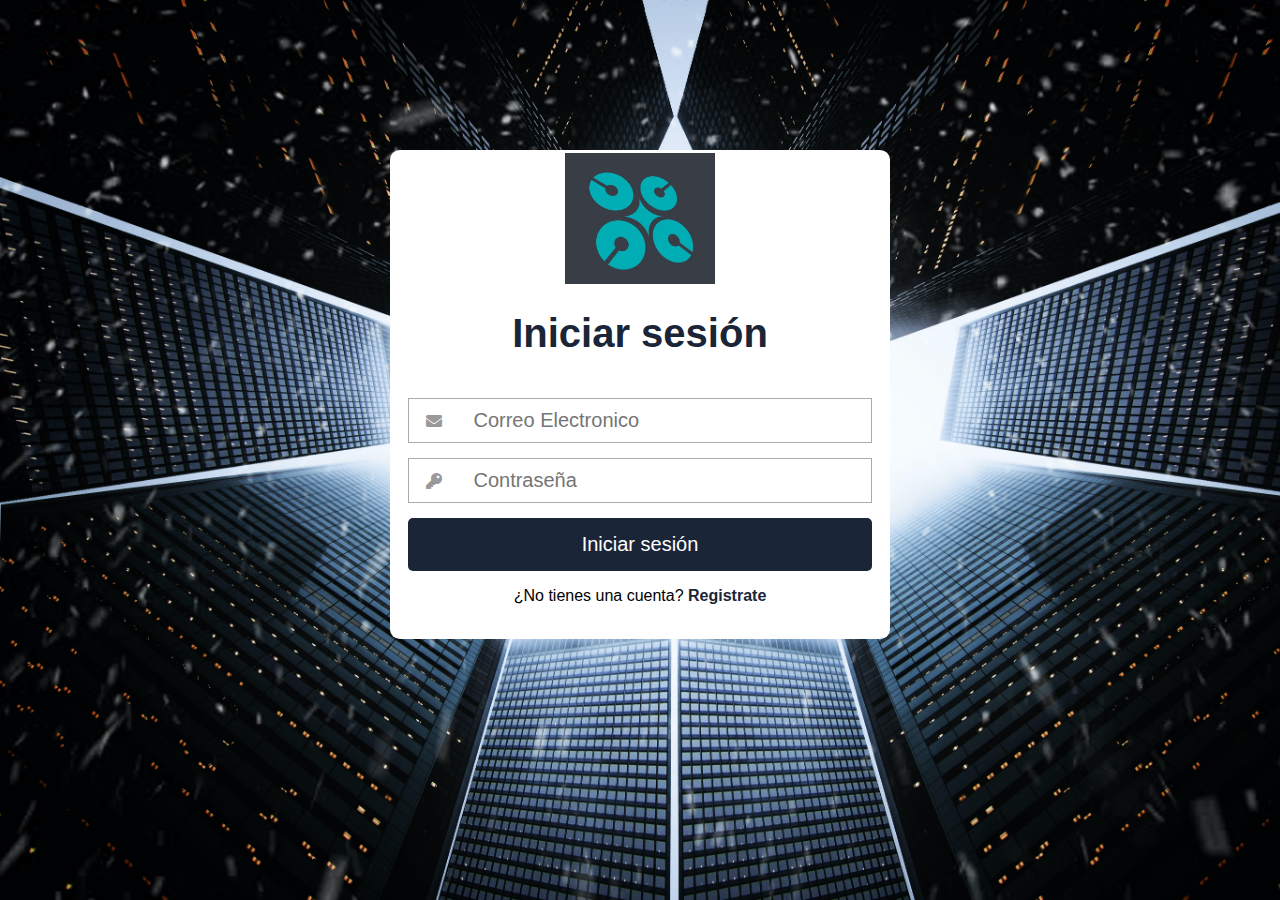
<file: proyectoweb/login-logout/loginvista.html>
<!DOCTYPE html>
<html lang="es">
<head>
	<meta charset="UTF-8">
	<title></title> 
	<meta name="viewport" content="width=device-width, user-scalable=yes, initial-scale=1.0, maximum-scale=3.0, minimum-scale=1.0">
 <link rel="stylesheet" href="https://use.fontawesome.com/releases/v5.6.3/css/all.css" >
	<link rel="stylesheet" href="estilos.css">
	

</head>  
<body>
    <form class="formulario">
        <a title="cerdo" href="../index.html"> <img src="../img/logo55 - copia.jpg" alt="Logo" class="nav-brand" alt="cerdo"></a>
    <h1>Iniciar sesión</h1>
    
     <div class="contenedor">
     
     
         
         <div class="input-contenedor">
         <i class="fas fa-envelope icon"></i>
         <input type="text" placeholder="Correo Electronico">
         
         </div>
         
         <div class="input-contenedor">
        <i class="fas fa-key icon"></i>
         <input type="password" placeholder="Contraseña">
         
         </div>
         <input type="submit" value="Iniciar sesión" class="button">
         <p>¿No tienes una cuenta? <a class="link" href="registrarvista.html">Registrate </a></p>
     </div>
    </form>
</body>
</html>
</file>
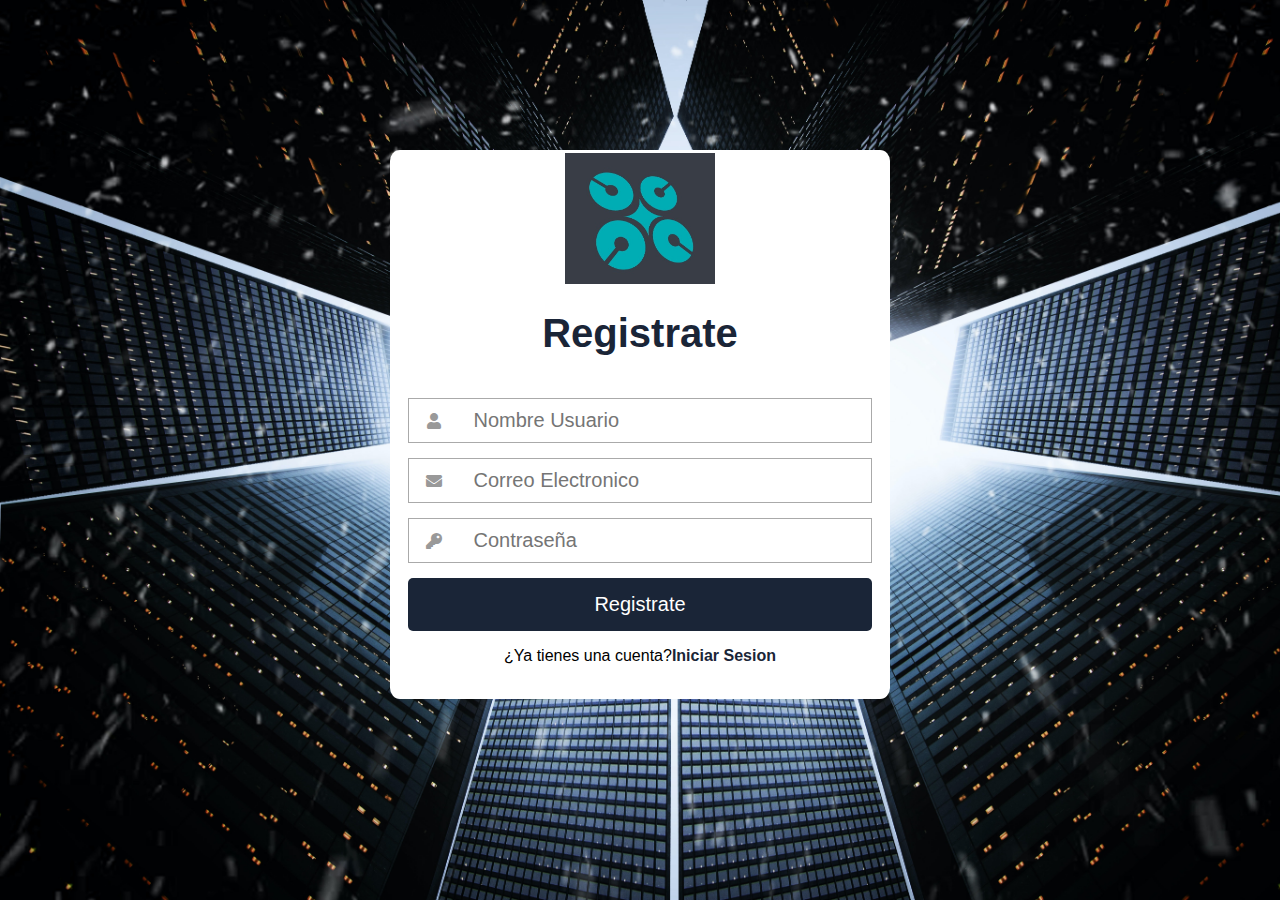
<file: proyectoweb/login-logout/registrarvista.html>
<!DOCTYPE html>
<html lang="es">
<head>
	<meta charset="UTF-8">
	<title></title> 
	<meta name="viewport" content="width=device-width, user-scalable=yes, initial-scale=1.0, maximum-scale=3.0, minimum-scale=1.0">
 <link rel="stylesheet" href="https://use.fontawesome.com/releases/v5.6.3/css/all.css" >
	<link rel="stylesheet" href="estilos.css">
	

</head>  
<body>
 <form class="formulario">
    <a title="cerdo" href="../index.html"> <img src="../img/logo55 - copia.jpg" alt="Logo" class="nav-brand" alt="cerdo"></a>
    <h1>Registrate</h1>
    
     <div class="contenedor">
     
     <div class="input-contenedor">
         <i class="fas fa-user icon"></i>
         <input type="text" placeholder="Nombre Usuario">
         
         </div>
         
         <div class="input-contenedor">
         <i class="fas fa-envelope icon"></i>
         <input type="text" placeholder="Correo Electronico">
         
         </div>
         
         <div class="input-contenedor">
        <i class="fas fa-key icon"></i>
         <input type="password" placeholder="Contraseña">
         
         </div>
         <input type="submit" value="Registrate" class="button">
         <p>¿Ya tienes una cuenta?<a class="link" href="loginvista.html">Iniciar Sesion</a></p>
     </div>
    </form>
</body>
</html>
</file>
<file: proyectoweb/login-logout/estilos.css>
body {
    font-family: Arial, Helvetica, sans-serif;
    margin: 0;
   background: url(../img/pexels-andre-furtado-370717.jpg);
    background-size: cover;
    background-attachment: fixed;
}
* {
    box-sizing: border-box;
}
.contenedor{
    width: 100%;
    padding: 15px;
}

.nav-brand {
    width: 150px;
    display:block;
    margin:auto;

  }

.formulario{
    background: #fff;
    margin-top: 150px;
    padding: 3px;
}
h1{
    text-align: center;
    color: #1a2537;
    font-size: 40px;
}
input[type="text"],
input[type="password"]{
    font-size: 20px;
    width: 82%;
    padding: 10px;
    border: none;
}
.input-contenedor{
    margin-bottom: 15px;
    border: 1px solid #aaa;
}
.icon{
    min-width: 50px;
    text-align: center;
    color: #999;
}
.button{
    border: none;
    width: 100%;
    color: white;
    font-size: 20px;
    background:  #1a2537;
    padding: 15px 20px;
    border-radius: 5px;
    cursor: pointer;
}
.button:hover{
    background: cadetblue;
}
p{
    text-align: center;
}
.link{
    text-decoration: none;
      color: #1a2537;
    font-weight: 600;
}
.link:hover{
     color: cadetblue;
}
@media(min-width:768px)
{
    .formulario{
        margin: auto;
        width: 500px;
        margin-top: 150px;
        border-radius: 2%;
    }
}
</file>
